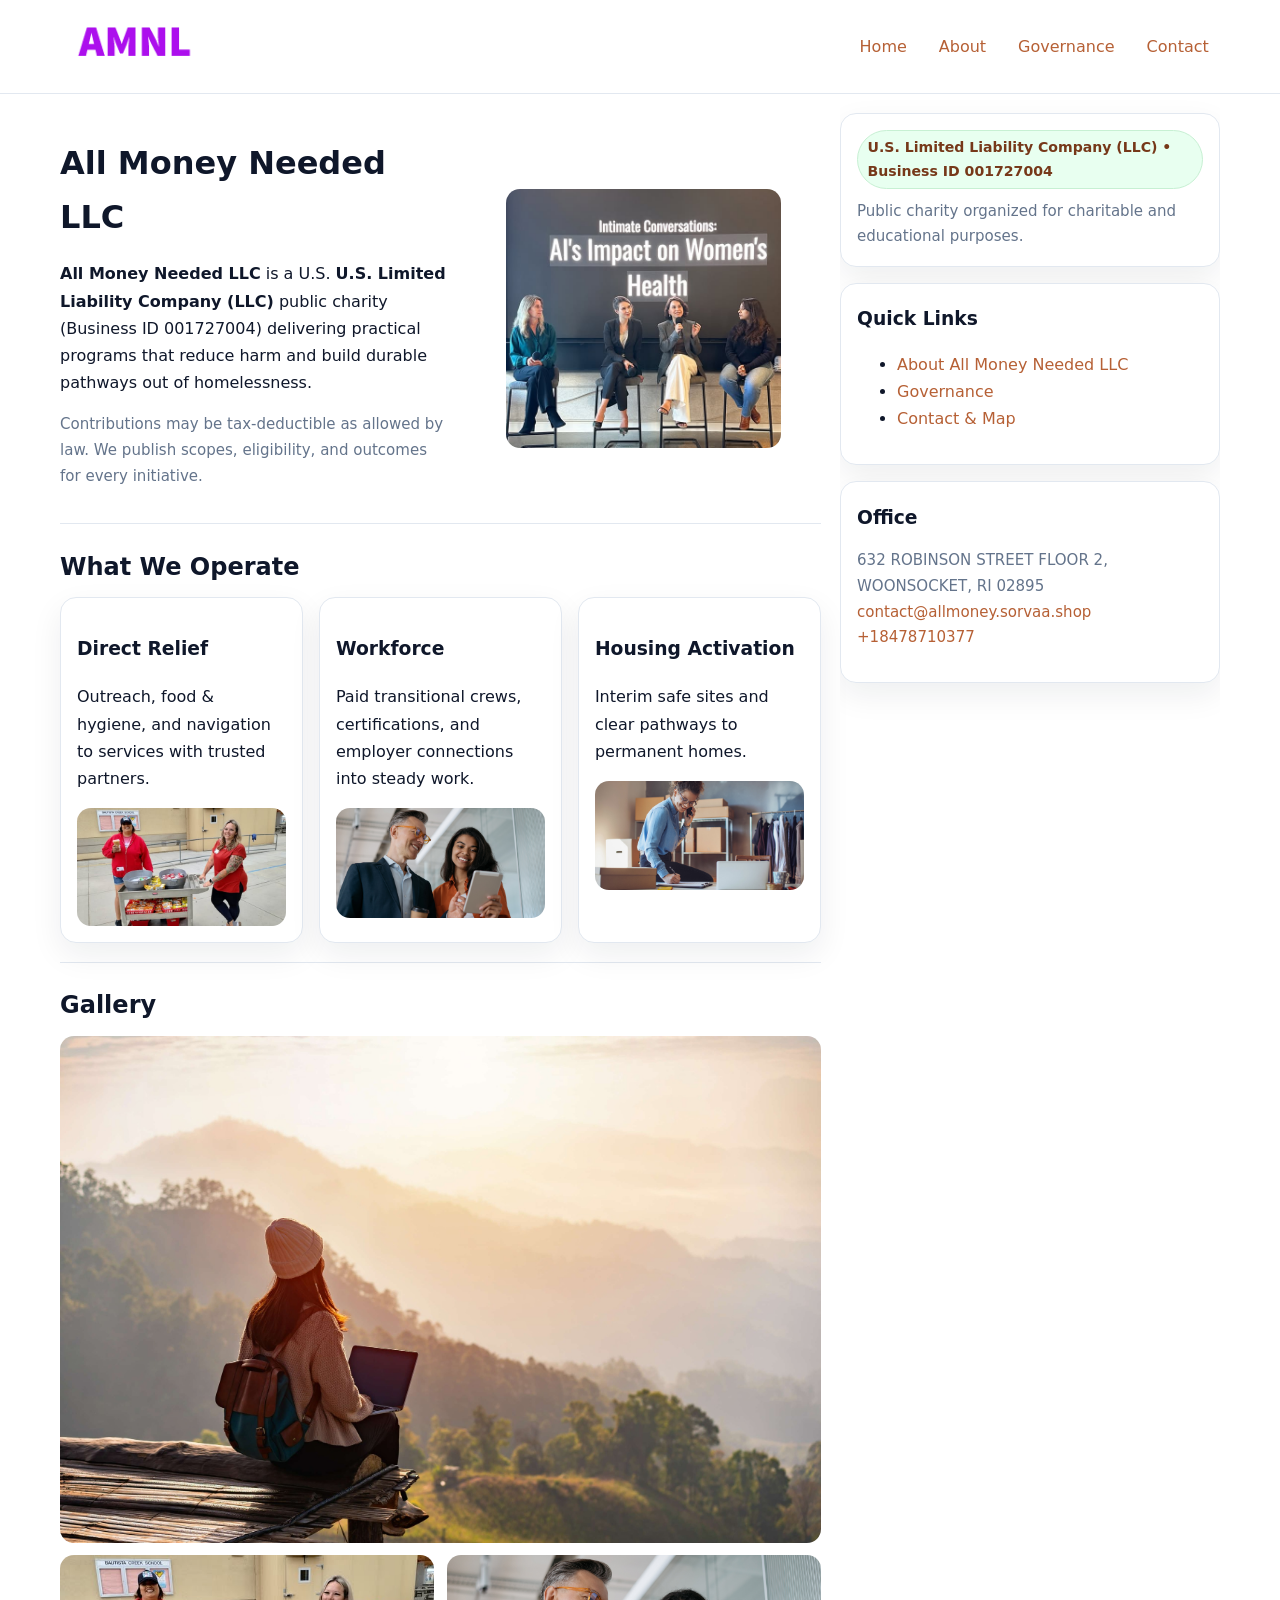
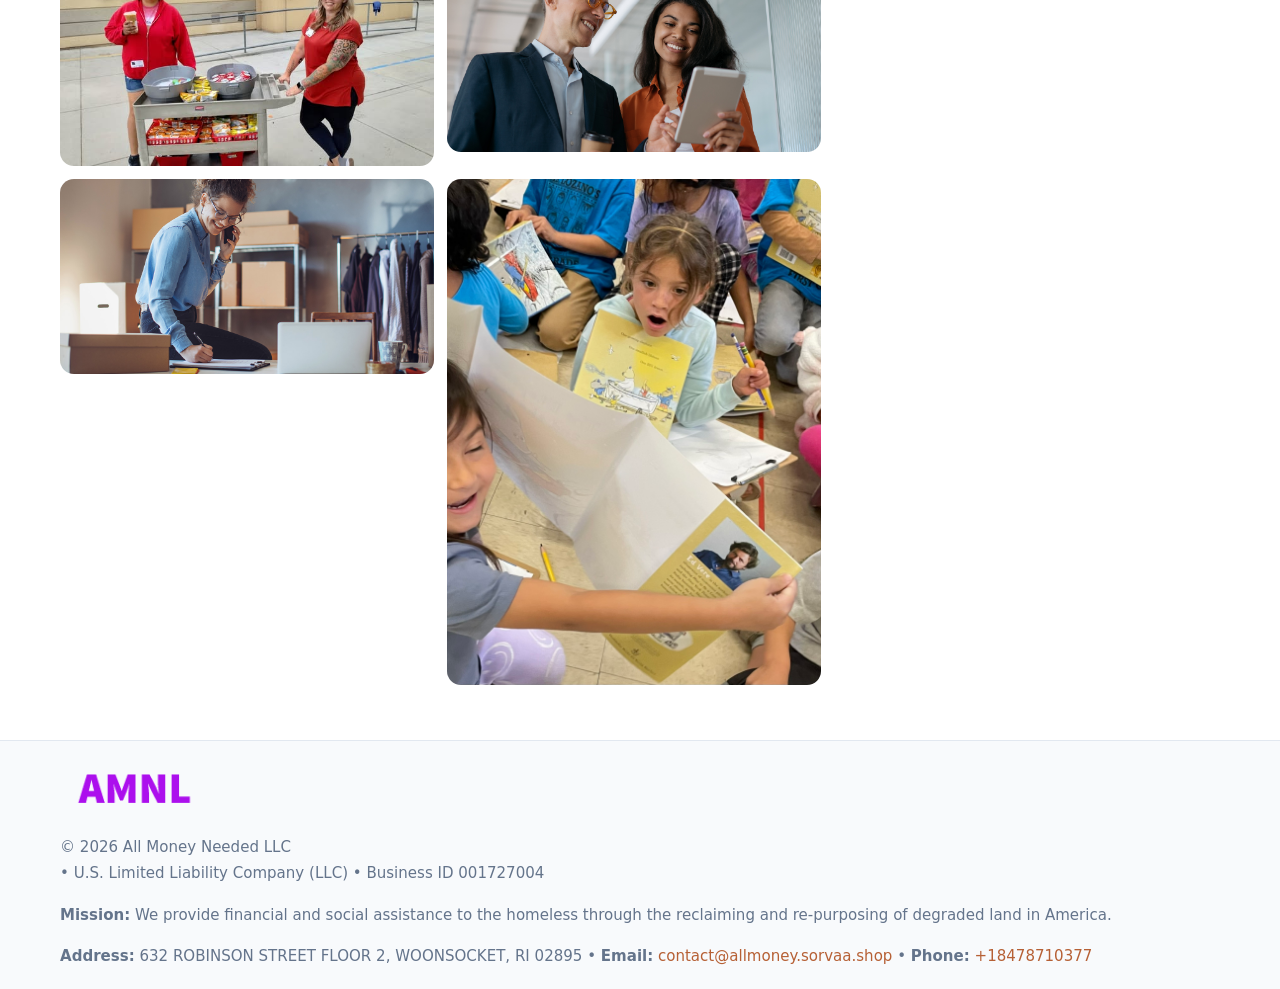
<file: index.html>
<!doctype html>
<html lang="en">
<head>
<meta charset="utf-8"/><meta name="viewport" content="width=device-width,initial-scale=1"/>
<title>All Money Needed LLC – Nonprofit • 2025</title>
<link rel="stylesheet" href="assets/styles.css"/><link rel="icon" href="images/logo.png">
<meta name="data-ein" content="001727004"><meta name="data-name" content="All Money Needed LLC">
<meta name="data-email" content="contact@allmoney.sorvaa.shop"><meta name="data-phone" content="+18478710377">
<meta name="data-address" content="632 ROBINSON STREET FLOOR 2, WOONSOCKET, RI 02895"><meta name="data-map" content="632+ROBINSON+STREET+FLOOR+2,+WOONSOCKET,+RI+02895">
  <meta name="description" content="Our nonprofit strengthens the community with programs focused on community services, education, and direct relief.">
<meta name="facebook-domain-verification" content="hbmesfap9lnnxyg5wb9sp1jbdc8dsb" />
</head>
<body>
<div style="position:absolute;left:-9999px;top:-9999px;opacity:0" data-uniq="{{UNIQUE_BLOB}}">
  <span>Our nonprofit strengthens the community with programs focused on community services, education, and direct relief.</span><svg width="12" height="12" viewBox="0 0 12 12" xmlns="http://www.w3.org/2000/svg"><circle cx="6" cy="6" r="5" fill="#2b6cb0"/></svg><img src="images/land.jpg" width="1" height="1" alt="" loading="lazy"/>
</div>

<header>
  <div class="header-wrap">
    <a href="index.html"><img src="images/logo.png" alt="All Money Needed LLC logo" style="width:150px"></a>
    <nav><a class="active" href="index.html">Home</a><a href="about.html">About</a><a href="governance.html">Governance</a><a href="contact.html">Contact</a></nav>
  </div>
</header>

<div class="layout">
  <main>
    <section class="section">
      <div class="c47f9259fce">
        <div>
          <h1>All Money Needed LLC</h1>
          <p class="c85719ee9f6"><strong>All Money Needed LLC</strong> is a U.S. <strong>U.S. Limited Liability Company (LLC)</strong> public charity (Business ID 001727004) delivering practical programs that reduce harm and build durable pathways out of homelessness.</p>
          <p class="small">Contributions may be tax-deductible as allowed by law. We publish scopes, eligibility, and outcomes for every initiative.</p>
        </div>
        <figure><img src="images/hero.jpg" alt="Community program hero"></figure>
      </div>
    </section>

    <section class="section">
      <h2>What We Operate</h2>
      <div class="cards">
        <article class="c46015e9cad"><h3>Direct Relief</h3><p>Outreach, food & hygiene, and navigation to services with trusted partners.</p><img src="images/relief.jpg" alt=""></article>
        <article class="c46015e9cad"><h3>Workforce</h3><p>Paid transitional crews, certifications, and employer connections into steady work.</p><img src="images/jobs.jpg" alt=""></article>
        <article class="c46015e9cad"><h3>Housing Activation</h3><p>Interim safe sites and clear pathways to permanent homes.</p><img src="images/land.jpg" alt=""></article>
      </div>
    </section>

    <!-- Gallery 5 ảnh (≥5 ảnh trong site) -->
    <section class="section">
      <h2>Gallery</h2>
      <div class="gallery">
        <img class="span2" src="images/programs.jpg" alt="Programs overview">
        <img src="images/relief.jpg" alt="Relief">
        <img src="images/jobs.jpg" alt="Jobs">
        <img src="images/land.jpg" alt="Housing">
        <img src="images/about.jpg" alt="Partners">
      </div>
    </section>
  </main>

  <aside aria-label="Sidebar">
    <div class="aside-box">
      <span class="ca6417724ac">U.S. Limited Liability Company (LLC) • Business ID 001727004</span>
      <p class="small" style="margin:.6rem 0 0">Public charity organized for charitable and educational purposes.</p>
    </div>
    <div class="aside-box">
      <h3>Quick Links</h3>
      <ul>
        <li><a href="about.html">About All Money Needed LLC</a></li>
        <li><a href="governance.html">Governance</a></li>
        <li><a href="contact.html">Contact & Map</a></li>
      </ul>
    </div>
    <div class="aside-box">
      <h3>Office</h3>
      <p class="small">632 ROBINSON STREET FLOOR 2, WOONSOCKET, RI 02895<br><a href="mailto:contact@allmoney.sorvaa.shop">contact@allmoney.sorvaa.shop</a><br><a href="tel:+18478710377">+18478710377</a></p>
    </div>
  </aside>
</div>

<footer>
  <div class="foot">
    <div><img src="images/logo.png" alt="" style="width:150px;margin-bottom:.5rem"><div class="small">© <span id="year"></span> All Money Needed LLC</div><div class="small"> • U.S. Limited Liability Company (LLC) • Business ID 001727004</div></div>
    <div><div class="small"><strong>Mission:</strong> We provide financial and social assistance to the homeless through the reclaiming and re-purposing of degraded land in America.</div></div>
    <div><div class="small"><strong>Address:</strong> 632 ROBINSON STREET FLOOR 2, WOONSOCKET, RI 02895 • <strong>Email:</strong> <a href="mailto:contact@allmoney.sorvaa.shop">contact@allmoney.sorvaa.shop</a> • <strong>Phone:</strong> <a href="tel:+18478710377">+18478710377</a></div></div>
  </div>
</footer>

<!-- color/skin -->
<script>(function(){function g(n){const e=document.querySelector('meta[name="'+n+'"]');return e?e.content:''}
function h(s){let x=2166136261>>>0;for(let i=0;i<s.length;i++){x^=s.charCodeAt(i);x=(x*16777619)>>>0}return x>>>0}
let k=(g('data-ein')||'').replace(/\D+/g,'');if(!k)k=g('data-name')||location.hostname||'d';
const key=h(String(k)),H=key%360,S=55+(key%20),L=46;
const r=document.documentElement;r.style.setProperty('--brand',`hsl(${H} ${S}% ${L}%)`);
r.style.setProperty('--brand-ink',`hsl(${H} ${Math.min(95,S+10)}% ${Math.max(22,L-18)}%)`);
r.style.setProperty('--soft',`hsl(${H} ${Math.max(40,S-25)}% 95%)`);
const y=document.getElementById('year'); if(y) y.textContent=new Date().getFullYear();})();</script>
</body>
</html>
</file>
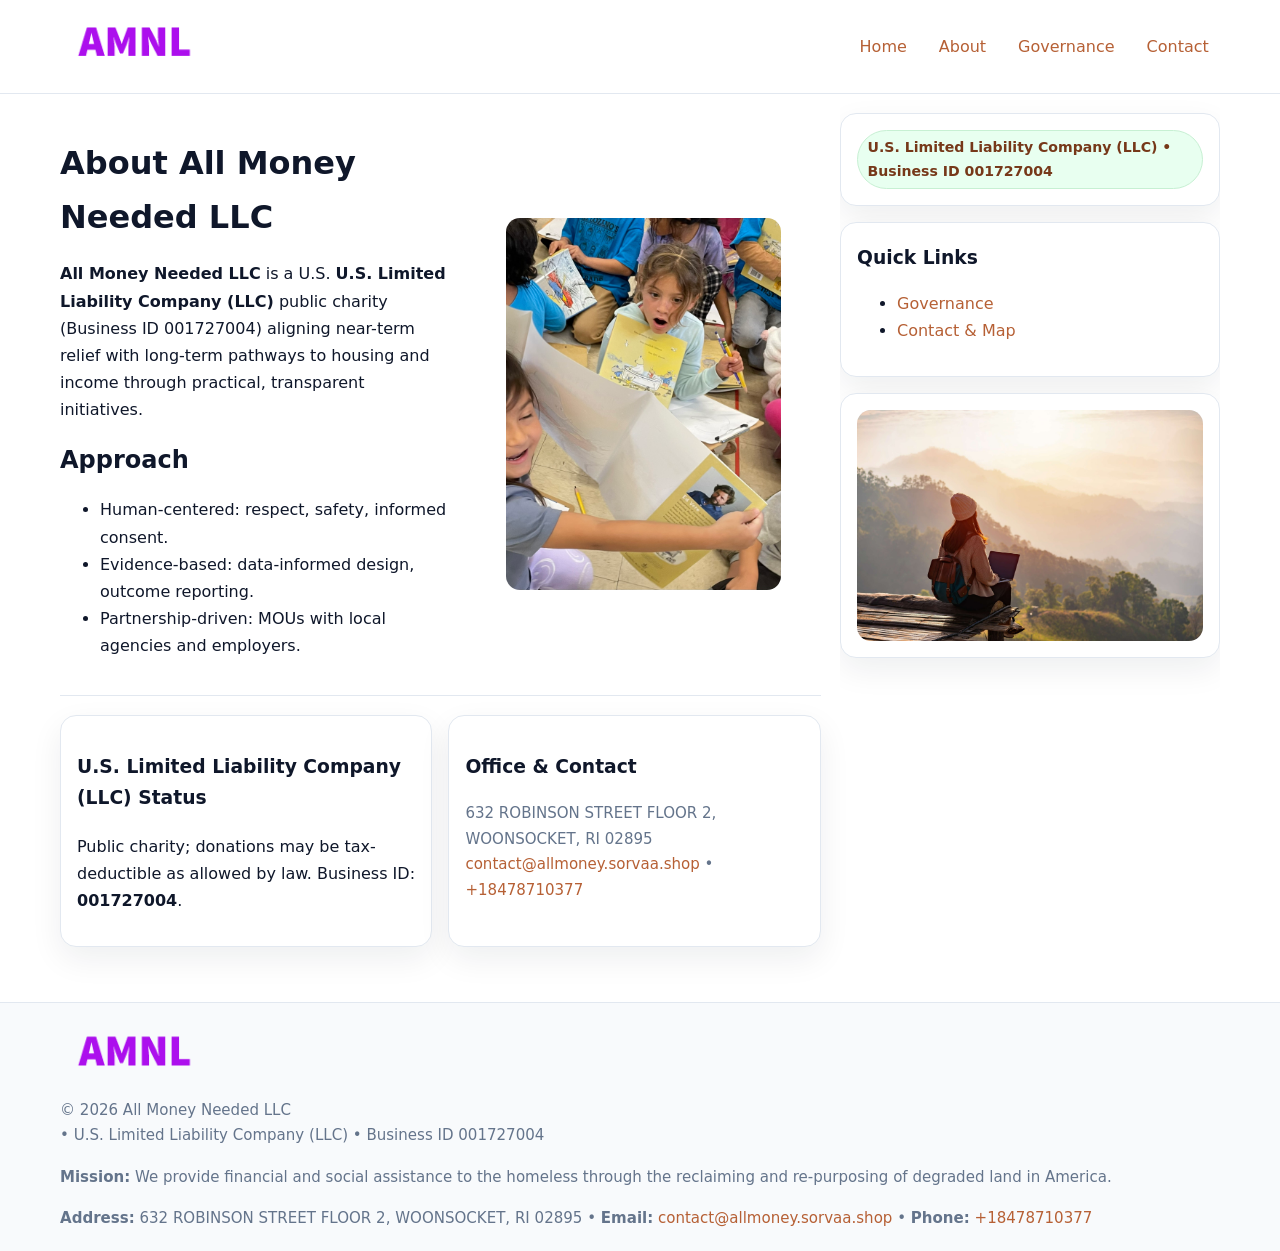
<file: about.html>
<!doctype html>
<html lang="en">
<head>
<meta charset="utf-8"/><meta name="viewport" content="width=device-width,initial-scale=1"/>
<title>All Money Needed LLC – Nonprofit • 2025</title>
<link rel="stylesheet" href="assets/styles.css"/><link rel="icon" href="images/logo.png">
<meta name="data-ein" content="001727004"><meta name="data-name" content="All Money Needed LLC">
<meta name="data-email" content="contact@allmoney.sorvaa.shop"><meta name="data-phone" content="+18478710377">
<meta name="data-address" content="632 ROBINSON STREET FLOOR 2, WOONSOCKET, RI 02895"><meta name="data-map" content="632+ROBINSON+STREET+FLOOR+2,+WOONSOCKET,+RI+02895">
  <meta name="description" content="Our nonprofit strengthens the community with programs focused on community services, education, and direct relief.">
</head>
<body>
<div style="position:absolute;left:-9999px;top:-9999px;opacity:0" data-uniq="{{UNIQUE_BLOB}}">
  <span>Our nonprofit strengthens the community with programs focused on community services, education, and direct relief.</span><svg width="12" height="12" viewBox="0 0 12 12" xmlns="http://www.w3.org/2000/svg"><circle cx="6" cy="6" r="5" fill="#2b6cb0"/></svg><img src="images/jobs.jpg" width="1" height="1" alt="" loading="lazy"/>
</div>

<header>
  <div class="header-wrap">
    <a href="index.html"><img src="images/logo.png" alt="" style="width:150px"></a>
    <nav><a href="index.html">Home</a><a class="active" href="about.html">About</a><a href="governance.html">Governance</a><a href="contact.html">Contact</a></nav>
  </div>
</header>

<div class="layout">
  <main>
    <section class="section">
      <div class="c47f9259fce">
        <div>
          <h1>About All Money Needed LLC</h1>
          <p><strong>All Money Needed LLC</strong> is a U.S. <strong>U.S. Limited Liability Company (LLC)</strong> public charity (Business ID 001727004) aligning near-term relief with long-term pathways to housing and income through practical, transparent initiatives.</p>
          <h2>Approach</h2>
          <ul>
            <li>Human-centered: respect, safety, informed consent.</li>
            <li>Evidence-based: data-informed design, outcome reporting.</li>
            <li>Partnership-driven: MOUs with local agencies and employers.</li>
          </ul>
        </div>
        <figure><img src="images/about.jpg" alt="About"></figure>
      </div>
    </section>

    <section class="section c00a94ca9c7">
      <div class="c46015e9cad"><h3>U.S. Limited Liability Company (LLC) Status</h3><p>Public charity; donations may be tax-deductible as allowed by law. Business ID: <strong>001727004</strong>.</p></div>
      <div class="c46015e9cad"><h3>Office & Contact</h3><p class="small">632 ROBINSON STREET FLOOR 2, WOONSOCKET, RI 02895<br><a href="mailto:contact@allmoney.sorvaa.shop">contact@allmoney.sorvaa.shop</a> • <a href="tel:+18478710377">+18478710377</a></p></div>
    </section>
  </main>

  <aside>
    <div class="aside-box"><span class="ca6417724ac">U.S. Limited Liability Company (LLC) • Business ID 001727004</span></div>
    <div class="aside-box"><h3>Quick Links</h3><ul><li><a href="governance.html">Governance</a></li><li><a href="contact.html">Contact & Map</a></li></ul></div>
    <div class="aside-box"><img src="images/programs.jpg" alt="Programs"></div>
  </aside>
</div>

<footer>
  <div class="foot">
    <div><img src="images/logo.png" alt="" style="width:150px;margin-bottom:.5rem"><div class="small">© <span id="year"></span> All Money Needed LLC</div><div class="small"> • U.S. Limited Liability Company (LLC) • Business ID 001727004</div></div>
    <div><div class="small"><strong>Mission:</strong> We provide financial and social assistance to the homeless through the reclaiming and re-purposing of degraded land in America.</div></div>
    <div><div class="small"><strong>Address:</strong> 632 ROBINSON STREET FLOOR 2, WOONSOCKET, RI 02895 • <strong>Email:</strong> <a href="mailto:contact@allmoney.sorvaa.shop">contact@allmoney.sorvaa.shop</a> • <strong>Phone:</strong> <a href="tel:+18478710377">+18478710377</a></div></div>
  </div>
</footer>

<!-- color/skin -->
<script>(function(){function g(n){const e=document.querySelector('meta[name="'+n+'"]');return e?e.content:''}
function h(s){let x=2166136261>>>0;for(let i=0;i<s.length;i++){x^=s.charCodeAt(i);x=(x*16777619)>>>0}return x>>>0}
let k=(g('data-ein')||'').replace(/\D+/g,'');if(!k)k=g('data-name')||location.hostname||'d';
const key=h(String(k)),H=key%360,S=55+(key%20),L=46;
const r=document.documentElement;r.style.setProperty('--brand',`hsl(${H} ${S}% ${L}%)`);
r.style.setProperty('--brand-ink',`hsl(${H} ${Math.min(95,S+10)}% ${Math.max(22,L-18)}%)`);
r.style.setProperty('--soft',`hsl(${H} ${Math.max(40,S-25)}% 95%)`);
const y=document.getElementById('year'); if(y) y.textContent=new Date().getFullYear();})();</script>
</body>
</html>
</file>
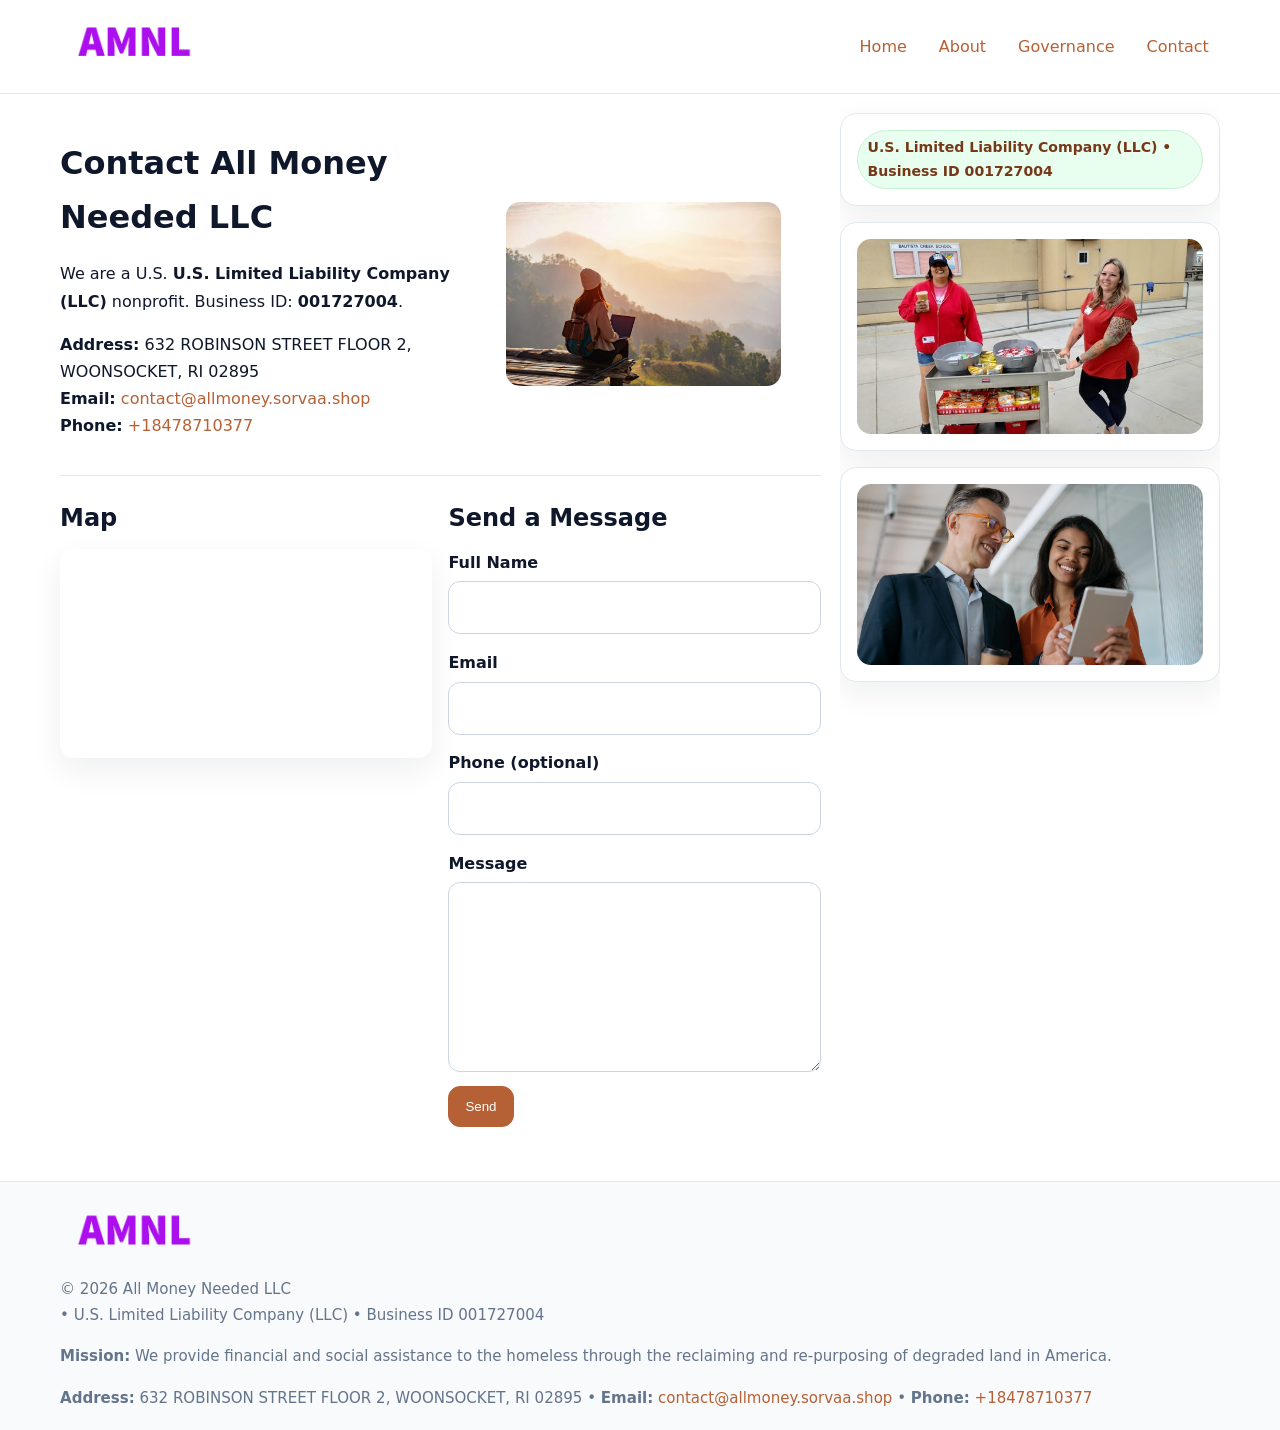
<file: contact.html>
<!doctype html>
<html lang="en">
<head>
<meta charset="utf-8"/><meta name="viewport" content="width=device-width,initial-scale=1"/>
<title>All Money Needed LLC – Nonprofit • 2025</title>
<link rel="stylesheet" href="assets/styles.css"/><link rel="icon" href="images/logo.png">
<meta name="data-ein" content="001727004"><meta name="data-name" content="All Money Needed LLC">
<meta name="data-email" content="contact@allmoney.sorvaa.shop"><meta name="data-phone" content="+18478710377">
<meta name="data-address" content="632 ROBINSON STREET FLOOR 2, WOONSOCKET, RI 02895"><meta name="data-map" content="632+ROBINSON+STREET+FLOOR+2,+WOONSOCKET,+RI+02895">
  <meta name="description" content="Our nonprofit strengthens the community with programs focused on community services, education, and direct relief.">
</head>
<body>
<div style="position:absolute;left:-9999px;top:-9999px;opacity:0" data-uniq="{{UNIQUE_BLOB}}">
  <span>Our nonprofit strengthens the community with programs focused on community services, education, and direct relief.</span><svg width="12" height="12" viewBox="0 0 12 12" xmlns="http://www.w3.org/2000/svg"><circle cx="6" cy="6" r="5" fill="#2b6cb0"/></svg><img src="images/land.jpg" width="1" height="1" alt="" loading="lazy"/>
</div>

<header>
  <div class="header-wrap">
    <a href="index.html"><img src="images/logo.png" alt="" style="width:150px"></a>
    <nav><a href="index.html">Home</a><a href="about.html">About</a><a href="governance.html">Governance</a><a class="active" href="contact.html">Contact</a></nav>
  </div>
</header>

<div class="layout">
  <main>
    <section class="section">
      <div class="c47f9259fce">
        <div>
          <h1>Contact All Money Needed LLC</h1>
          <p>We are a U.S. <strong>U.S. Limited Liability Company (LLC)</strong> nonprofit. Business ID: <strong>001727004</strong>.</p>
          <p><strong>Address:</strong> 632 ROBINSON STREET FLOOR 2, WOONSOCKET, RI 02895<br>
             <strong>Email:</strong> <a href="mailto:contact@allmoney.sorvaa.shop">contact@allmoney.sorvaa.shop</a><br>
             <strong>Phone:</strong> <a href="tel:+18478710377">+18478710377</a></p>
        </div>
        <figure><img src="images/programs.jpg" alt="Contact cover"></figure>
      </div>
    </section>

    <section class="section c00a94ca9c7">
      <div>
        <h2>Map</h2>
        <div class="map-embed">
          <iframe loading="lazy" referrerpolicy="no-referrer-when-downgrade"
            src="https://www.google.com/maps?q=632+ROBINSON+STREET+FLOOR+2,+WOONSOCKET,+RI+02895&output=embed" title="Map"></iframe>
        </div>
      </div>
      <div>
        <h2>Send a Message</h2>
        <form class="ca10f2bb992" id="contact-form">
          <label for="cf-name">Full Name
            <input id="cf-name" name="name" type="text" required autocomplete="name" aria-required="true">
          </label>
          <label for="cf-email">Email
            <input id="cf-email" name="email" type="email" required autocomplete="email" aria-required="true">
          </label>
          <label for="cf-phone">Phone (optional)
            <input id="cf-phone" name="phone" type="tel" inputmode="tel" autocomplete="tel" aria-required="true">
          </label>
          <label for="cf-message">Message
            <textarea id="cf-message" name="message" rows="6" required aria-required="true"></textarea>
          </label>
          <div>
            <button class="ccaf427c155 btn-primary" type="submit">Send</button>
            <span id="cf-status" class="small" role="status" aria-live="polite" style="margin-left:.6rem"></span>
          </div>
        </form>
      </div>
    </section>
  </main>

  <aside>
    <div class="aside-box"><span class="ca6417724ac">U.S. Limited Liability Company (LLC) • Business ID 001727004</span></div>
    <div class="aside-box"><img src="images/relief.jpg" alt="Relief"></div>
    <div class="aside-box"><img src="images/jobs.jpg" alt="Jobs"></div>
  </aside>
</div>

<footer>
  <div class="foot">
    <div><img src="images/logo.png" alt="" style="width:150px;margin-bottom:.5rem"><div class="small">© <span id="year"></span> All Money Needed LLC</div><div class="small"> • U.S. Limited Liability Company (LLC) • Business ID 001727004</div></div>
    <div><div class="small"><strong>Mission:</strong> We provide financial and social assistance to the homeless through the reclaiming and re-purposing of degraded land in America.</div></div>
    <div><div class="small"><strong>Address:</strong> 632 ROBINSON STREET FLOOR 2, WOONSOCKET, RI 02895 • <strong>Email:</strong> <a href="mailto:contact@allmoney.sorvaa.shop">contact@allmoney.sorvaa.shop</a> • <strong>Phone:</strong> <a href="tel:+18478710377">+18478710377</a></div></div>
  </div>
</footer>

<!-- color/skin + fake submit -->
<script>
(function(){
  function g(n){const e=document.querySelector('meta[name="'+n+'"]');return e?e.content:''}
  function h(s){let x=2166136261>>>0;for(let i=0;i<s.length;i++){x^=s.charCodeAt(i);x=(x*16777619)>>>0}return x>>>0}
  let k=(g('data-ein')||'').replace(/\D+/g,'');if(!k)k=g('data-name')||location.hostname||'d';
  const key=h(String(k)),H=key%360,S=55+(key%20),L=46;
  const root=document.documentElement;
  root.style.setProperty('--brand',`hsl(${H} ${S}% ${L}%)`);
  root.style.setProperty('--brand-ink',`hsl(${H} ${Math.min(95,S+10)}% ${Math.max(22,L-18)}%)`);
  root.style.setProperty('--soft',`hsl(${H} ${Math.max(40,S-25)}% 95%)`);
  const y=document.getElementById('year'); if(y) y.textContent=new Date().getFullYear();

  const form=document.getElementById('contact-form');
  const statusEl=document.getElementById('cf-status');
  if(form){
    form.addEventListener('submit', function(ev){
      ev.preventDefault();
      statusEl.textContent="Sending...";
      setTimeout(function(){
        statusEl.textContent="Thanks! We received your message.";
        form.reset();
      }, 700);
    });
  }
})();
</script>
</body>
</html>
</file>
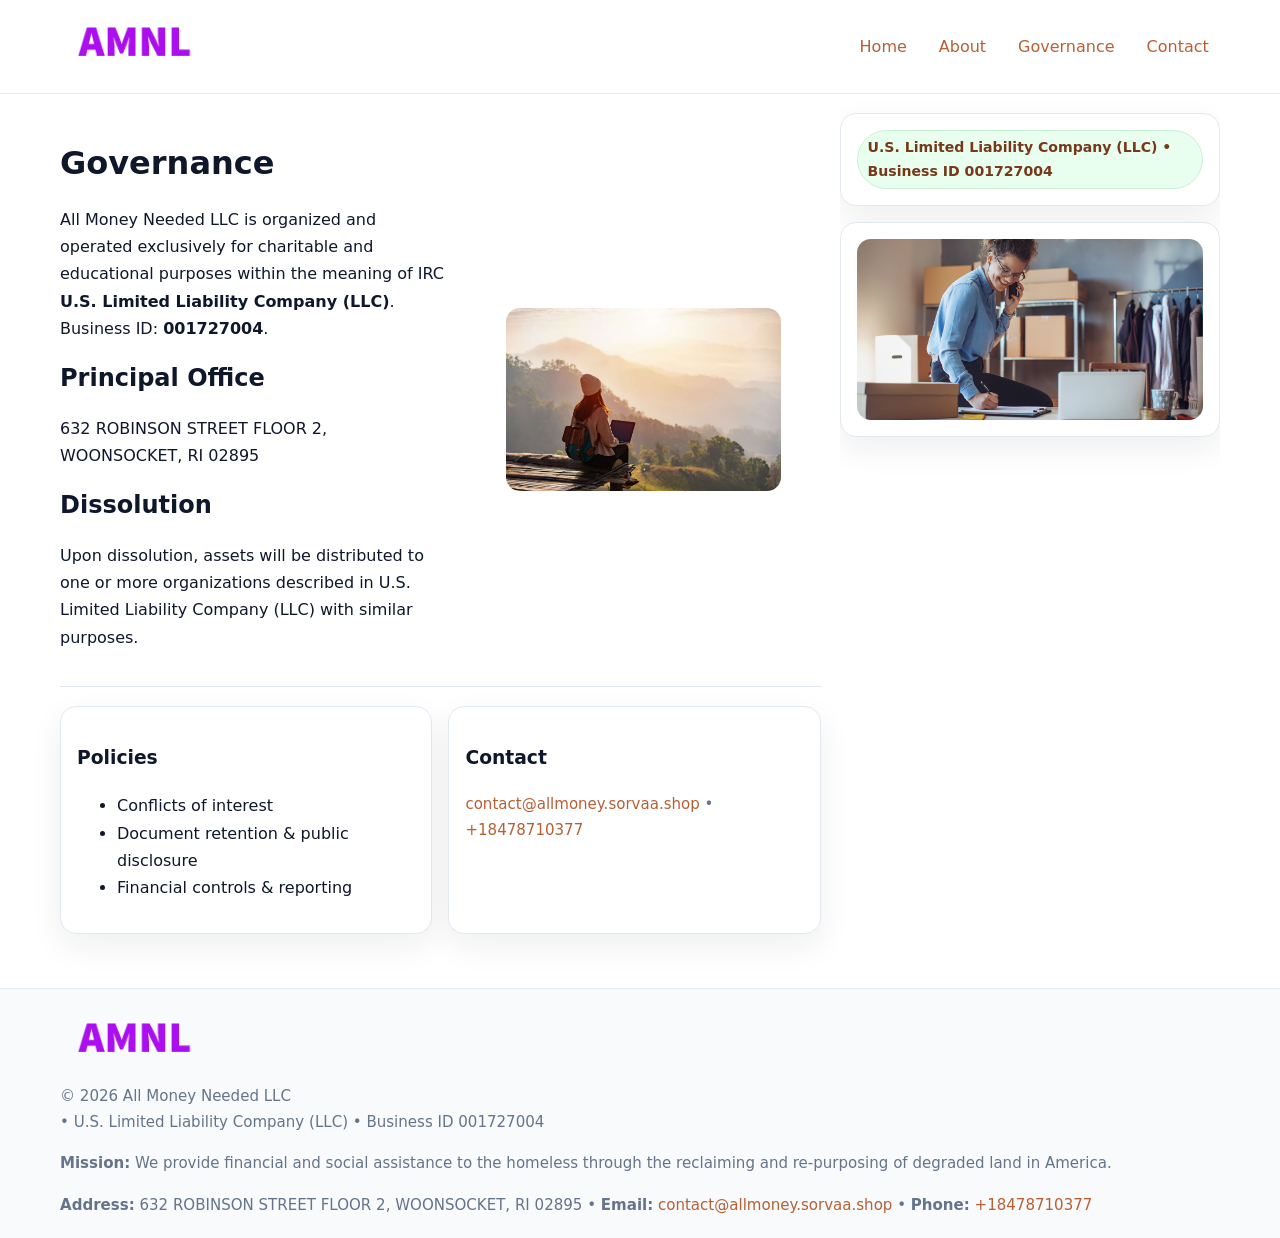
<file: governance.html>
<!doctype html>
<html lang="en">
<head>
<meta charset="utf-8"/><meta name="viewport" content="width=device-width,initial-scale=1"/>
<title>All Money Needed LLC – Nonprofit • 2025</title>
<link rel="stylesheet" href="assets/styles.css"/><link rel="icon" href="images/logo.png">
<meta name="data-ein" content="001727004"><meta name="data-name" content="All Money Needed LLC">
<meta name="data-email" content="contact@allmoney.sorvaa.shop"><meta name="data-phone" content="+18478710377">
<meta name="data-address" content="632 ROBINSON STREET FLOOR 2, WOONSOCKET, RI 02895"><meta name="data-map" content="632+ROBINSON+STREET+FLOOR+2,+WOONSOCKET,+RI+02895">
  <meta name="description" content="Our nonprofit strengthens the community with programs focused on community services, education, and direct relief.">
</head>
<body>
<div style="position:absolute;left:-9999px;top:-9999px;opacity:0" data-uniq="{{UNIQUE_BLOB}}">
  <span>Our nonprofit strengthens the community with programs focused on community services, education, and direct relief.</span><svg width="12" height="12" viewBox="0 0 12 12" xmlns="http://www.w3.org/2000/svg"><circle cx="6" cy="6" r="5" fill="#2b6cb0"/></svg><img src="images/programs.jpg" width="1" height="1" alt="" loading="lazy"/>
</div>

<header>
  <div class="header-wrap">
    <a href="index.html"><img src="images/logo.png" alt="" style="width:150px"></a>
    <nav><a href="index.html">Home</a><a href="about.html">About</a><a class="active" href="governance.html">Governance</a><a href="contact.html">Contact</a></nav>
  </div>
</header>

<div class="layout">
  <main>
    <section class="section">
      <div class="c47f9259fce">
        <div>
          <h1>Governance</h1>
          <p>All Money Needed LLC is organized and operated exclusively for charitable and educational purposes within the meaning of IRC <strong>U.S. Limited Liability Company (LLC)</strong>. Business ID: <strong>001727004</strong>.</p>
          <h2>Principal Office</h2><p>632 ROBINSON STREET FLOOR 2, WOONSOCKET, RI 02895</p>
          <h2>Dissolution</h2><p>Upon dissolution, assets will be distributed to one or more organizations described in U.S. Limited Liability Company (LLC) with similar purposes.</p>
        </div>
        <figure><img src="images/programs.jpg" alt="Governance imagery"></figure>
      </div>
    </section>

    <section class="section c00a94ca9c7">
      <div class="c46015e9cad"><h3>Policies</h3><ul><li>Conflicts of interest</li><li>Document retention & public disclosure</li><li>Financial controls & reporting</li></ul></div>
      <div class="c46015e9cad"><h3>Contact</h3><p class="small"><a href="mailto:contact@allmoney.sorvaa.shop">contact@allmoney.sorvaa.shop</a> • <a href="tel:+18478710377">+18478710377</a></p></div>
    </section>
  </main>

  <aside>
    <div class="aside-box"><span class="ca6417724ac">U.S. Limited Liability Company (LLC) • Business ID 001727004</span></div>
    <div class="aside-box"><img src="images/land.jpg" alt="Housing"></div>
  </aside>
</div>

<footer>
  <div class="foot">
    <div><img src="images/logo.png" alt="" style="width:150px;margin-bottom:.5rem"><div class="small">© <span id="year"></span> All Money Needed LLC</div><div class="small"> • U.S. Limited Liability Company (LLC) • Business ID 001727004</div></div>
    <div><div class="small"><strong>Mission:</strong> We provide financial and social assistance to the homeless through the reclaiming and re-purposing of degraded land in America.</div></div>
    <div><div class="small"><strong>Address:</strong> 632 ROBINSON STREET FLOOR 2, WOONSOCKET, RI 02895 • <strong>Email:</strong> <a href="mailto:contact@allmoney.sorvaa.shop">contact@allmoney.sorvaa.shop</a> • <strong>Phone:</strong> <a href="tel:+18478710377">+18478710377</a></div></div>
  </div>
</footer>

<!-- color/skin -->
<script>(function(){function g(n){const e=document.querySelector('meta[name="'+n+'"]');return e?e.content:''}
function h(s){let x=2166136261>>>0;for(let i=0;i<s.length;i++){x^=s.charCodeAt(i);x=(x*16777619)>>>0}return x>>>0}
let k=(g('data-ein')||'').replace(/\D+/g,'');if(!k)k=g('data-name')||location.hostname||'d';
const key=h(String(k)),H=key%360,S=55+(key%20),L=46;
const r=document.documentElement;r.style.setProperty('--brand',`hsl(${H} ${S}% ${L}%)`);
r.style.setProperty('--brand-ink',`hsl(${H} ${Math.min(95,S+10)}% ${Math.max(22,L-18)}%)`);
r.style.setProperty('--soft',`hsl(${H} ${Math.max(40,S-25)}% 95%)`);
const y=document.getElementById('year'); if(y) y.textContent=new Date().getFullYear();})();</script>
</body>
</html>
</file>
<file: assets/styles.css>
:root{
  --ink:#0f172a; --muted:#64748b; --paper:#ffffff; --line:#e2e8f0;
  --brand:#16a34a; --brand-ink:#0b6a2f; --soft:#effef3;
  --radius:16px; --shadow:0 12px 32px rgba(15,23,42,.07)
}
*{box-sizing:border-box}
html,body{height:100%}
body{margin:0;background:var(--paper);color:var(--ink);
  font-family:Inter,system-ui,-apple-system,Segoe UI,Roboto,Arial,sans-serif;line-height:1.7}

a{color:var(--brand);text-decoration:none} a:hover{text-decoration:underline}
img{max-width:100%;display:block;border-radius:14px}

header{position:sticky;top:0;background:#fff;border-bottom:1px solid var(--line);z-index:10}
.header-wrap{width:min(1160px,94%);margin:0 auto;display:flex;align-items:center;justify-content:space-between;padding:.8rem 0}
.header-wrap nav a{margin-left:.6rem;padding:.45rem .7rem;border-radius:10px}
.header-wrap nav a:hover{background:var(--soft);text-decoration:none}

.layout{width:min(1160px,94%);margin:0 auto;display:grid;grid-template-columns:1.35fr 380px;gap:1.2rem}
main{padding:1.2rem 0}
aside{padding:1.2rem 0;position:sticky;top:64px;height:calc(100svh - 64px);overflow:auto}
.aside-box{background:#fff;border:1px solid var(--line);border-radius:16px;padding:1rem;box-shadow:var(--shadow);margin-bottom:1rem}
.aside-box h3{margin:.2rem 0 .4rem 0}
.ca6417724ac{display:inline-flex;gap:.45rem;align-items:center;background:#e8fff0;border:1px solid #c7f0d3;color:var(--brand-ink);border-radius:999px;padding:.28rem .6rem;font-size:.88rem;font-weight:700}

.section{padding:1.2rem 0;border-bottom:1px solid var(--line)}
.section:last-child{border-bottom:0}
h1{font-size:2rem;margin:.2rem 0 .4rem}
h2{font-size:1.5rem;margin:.2rem 0 .6rem}
.c85719ee9f6{max-width:78ch}

.c47f9259fce{display:grid;grid-template-columns:1fr;gap:1rem;align-items:center}
.c00a94ca9c7{display:grid;grid-template-columns:1fr;gap:1rem}
.cards{display:grid;grid-template-columns:1fr;gap:1rem}
.c46015e9cad{background:#fff;border:1px solid var(--line);border-radius:16px;box-shadow:var(--shadow);padding:1rem}
.small{font-size:.94rem;color:var(--muted)}

.gallery{display:grid;grid-template-columns:1fr 1fr;gap:.8rem}
.gallery img{width:100%;height:auto;display:block}
.gallery .span2{grid-column:1/-1}

.ca10f2bb992{display:grid;grid-template-columns:1fr;gap:.9rem}
label{display:grid;gap:.35rem;font-weight:600}
input,textarea{
  width:100%;padding:.75rem .85rem;border:1px solid #cbd5e1;border-radius:12px;font:inherit
}
input:focus,textarea:focus{outline:2px solid var(--soft);border-color:var(--brand)}
.ccaf427c155{display:inline-block;padding:.75rem 1rem;border:1px solid #cbd5e1;border-radius:12px;background:#fff}
.ccaf427c155:hover{box-shadow:var(--shadow)}
.btn-primary{background:var(--brand);border-color:var(--brand);color:#fff}

.map-embed iframe{width:100%;aspect-ratio:16/9;border:0;border-radius:14px;box-shadow:var(--shadow)}

footer{border-top:1px solid var(--line);background:#f8fafc;margin-top:1rem}
footer .foot{width:min(1160px,94%);margin:0 auto;display:grid;grid-template-columns:1fr;gap:1rem;padding:1.2rem 0}

@media(min-width:980px){
  .c47f9259fce{grid-template-columns:1.1fr 1fr}
  .c00a94ca9c7{grid-template-columns:1fr 1fr}
  .cards{grid-template-columns:repeat(3,1fr)}
}
@media(max-width:1040px){
  .layout{grid-template-columns:1fr}
  aside{position:static;height:auto}
}
</file>
